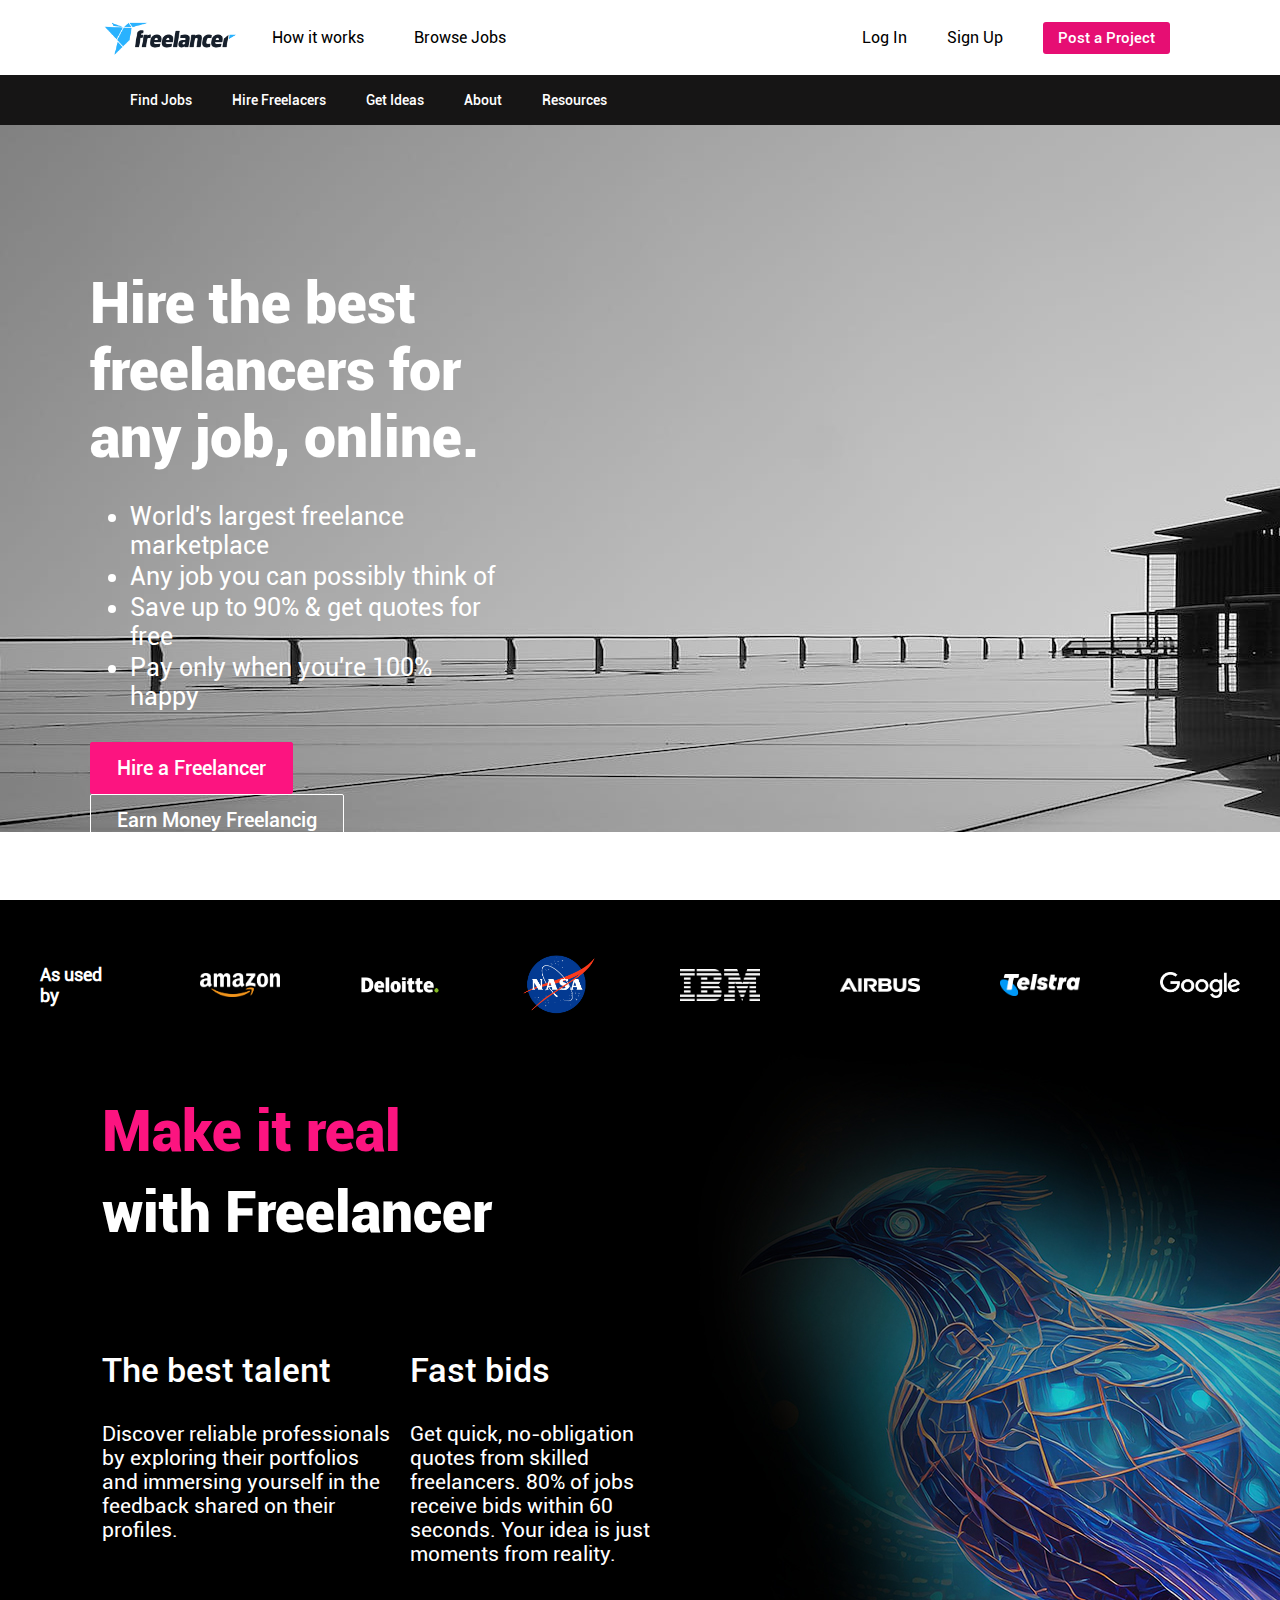
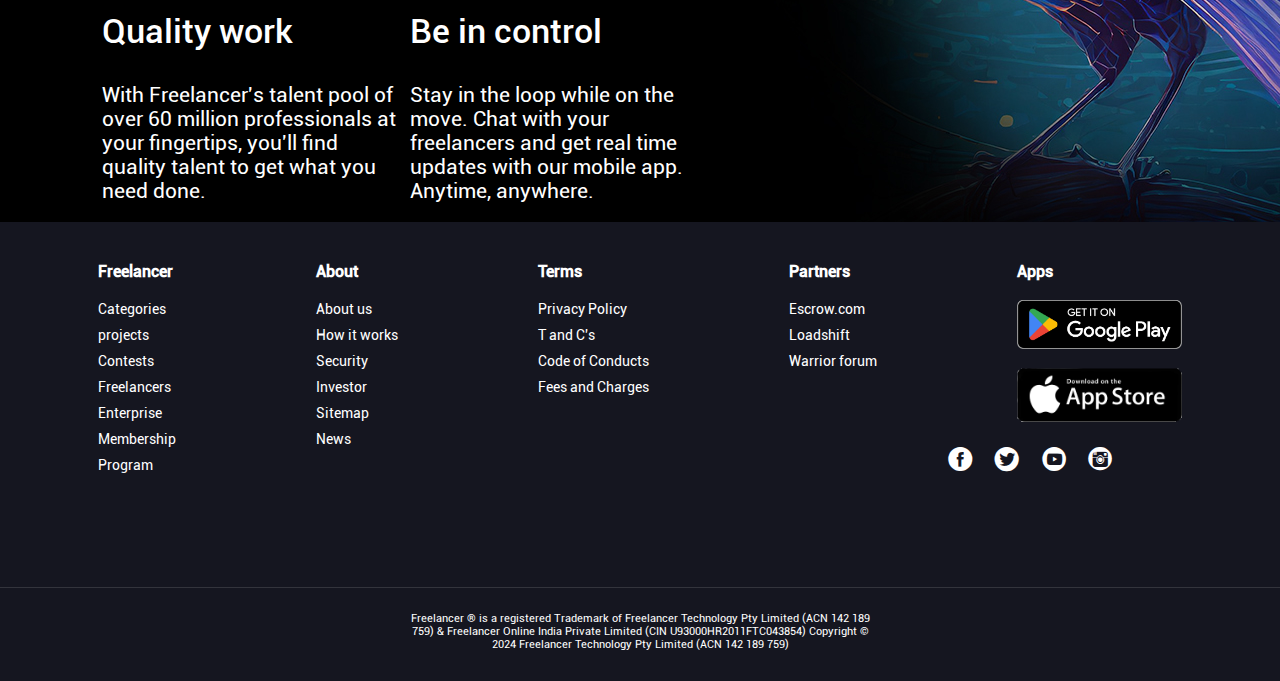
<file: webbyripan/html/index.html>
<!DOCTYPE html>
<html lang="en">
<head>
    <meta charset="UTF-8">
    <meta name="viewport" content="width=device-width, initial-scale=1.0">
    <link rel="shortcut icon" href="../img/icon.png" type="image/x-icon">
    <link rel="stylesheet" href="../css/style.css">
    <title>Hire freelancers & Find Freelance Jobs Online | Freelancer</title>
</head>
<body>
    <header>
        <nav class="navbar1">
            <ul class="nav-list">
                <div class="logo"><img src="../img/logo.png" alt="Logo"></div>
                <li><a href="#HIW">How it works</a></li>
                <li><a href="#BJ">Browse Jobs</a></li>
            </ul>
            <ul class="rightnav">
                <li><a href="login.html">Log In</a></li>
                <li><a href="signup.html">Sign Up</a></li>
                <li><button class="PP">Post a Project</button></li>
            </ul>
        </nav>
        <nav class="navbar2">
            <ul class="navbottom">
                <li><a href="#FJ">Find Jobs</a></li>
                <li><a href="#HF">Hire Freelacers</a></li>
                <li><a href="GI">Get Ideas</a></li>
                <li><a href="A">About</a></li>
                <li><a href="R">Resources</a></li>
            </ul>
        </nav>
    </header>
    <main>
        <div class="bg-main">
            <img src="../img/bg.jpg" alt="background">
        </div>
        <section class="bg-first-section">
            <div class="text">
                <p class="text-big">Hire the best freelancers for any job, online.</p>
                <ul class="text-small">
                    <li>World's largest freelance marketplace</li>
                    <li>Any job you can possibly think of</li>
                    <li>Save up to 90% & get quotes for free</li>
                    <li>Pay only when you're 100% happy</li>
                </ul>
            </div>
            <div class="buttons">
                <button class="HF">Hire a Freelancer</button>
                <button class="EMF">Earn Money Freelancig</button>
            </div>
        </section>
        <section class="bg-seceond-section">
            <div class="bg1">
                <img src="../img/bg1.jpg" alt="">
            </div>
            <ul class="logos">
                <li><h1>As used by</h1></li>
                <li><img src="../img/Amazon.png" alt=""></li>
                <li><img src="../img/Deloitte.png" alt=""></li>
                <li><img src="../img/NASA.png" alt=""></li>
                <li><img src="../img/IBM.png" alt=""></li>
                <li><img src="../img/AIR.png" alt=""></li>
                <li><img src="../img/TLS.png" alt=""></li>
                <li><img src="../img/google.png" alt=""></li>
            </ul>
            <div class="mid-text">
                <p class="big-text1">Make it real</p>
                <p class="big-text2">with Freelancer</p>
                <div class="texts">
                    <div class="text1">
                        <p class="b-text1">The best talent</p>
                        <p class="s-text1">Discover reliable professionals by exploring their portfolios and immersing yourself in the feedback shared on their profiles.</p>
                    </div>
                    <div class="text2">
                        <p class="b-text2">Quality work</p>
                        <p class="s-text2">With Freelancer's talent pool of over 60 million professionals at your fingertips, you'll find quality talent to get what you need done.</p>
                    </div>
                    <div class="text3">
                        <p class="b-text3">Fast bids</p>
                        <p class="s-text3">Get quick, no-obligation quotes from skilled freelancers. 80% of jobs receive bids within 60 seconds. Your idea is just moments from reality.</p>
                    </div>
                    <div class="text4">
                        <p class="b-text4">Be in control</p>
                        <p class="s-text4">Stay in the loop while on the move. Chat with your freelancers and get real time updates with our mobile app. Anytime, anywhere.</p>
                    </div>
                </div>
                <p class="big-text3">Make your dreams a reality.</p>
                <p class="gsn"><a href="#">Get started now →</a></p>
            </div>
        </section>
    </main>
    <footer>
        <footer class="footer">
            <div class="footer-col">
                <h4>Freelancer</h4>
                <ul>
                    <li><a href="#">Categories</a></li>
                    <li><a href="#">projects</a></li>
                    <li><a href="#">Contests</a></li>
                    <li><a href="#">Freelancers</a></li>
                    <li><a href="">Enterprise</a></li>
                    <li><a href="#">Membership</a></li>
                    <li><a href="#">Program</a></li>
                </ul>
            </div>
            <div class="footer-col">
                <h4>About</h4>
                    <ul>
                        <li><a href="#">About us</a></li>
                        <li><a href="#">How it works</a></li>
                        <li><a href="#">Security</a></li>
                        <li><a href="#">Investor</a></li>
                        <li><a href="#">Sitemap</a></li>
                     <li><a href="#">News</a></li>
                    </ul>
            </div>
            <div class="footer-col">
                    <h4>Terms</h4>
                    <ul>
                        <li><a href="#">Privacy Policy</a></li>
                        <li><a href="#">T and C's</a></li>
                        <li><a href="#">Code of Conducts</a></li>
                        <li><a href="#">Fees and Charges</a></li>
                    </ul>
            </div>
            <div class="footer-col">
                    <h4>Partners</h4>
                    <ul>
                     <li><a href="#">Escrow.com</a></li>
                     <li><a href="#">Loadshift</a></li>
                     <li><a href="#">Warrior forum</a></li>
                    </ul>
            </div>
            <div class="footer-col">
                    <h4>Apps</h4>
                    <ul class="apps">
                        <li><a href="#play-store"><img src="..//img/gp.png" alt=""></a></li>
                        <li><a href="#app-store"><img src="..//img/as.png" alt=""></a></li> 
                    </ul>              
            </div>
            <ul class="social-links">
                <li><a href="facebook.com">f</a></li>
                <li><a href="x.com">t</a></li>
                <li><a href="youtube.com">y</a></li>
                <li><a href="instagram.com">i</a></li>
            </ul>
        </footer>
        <footer class="license">
                    <ul class="ownership">
                        <p>Freelancer ® is a registered Trademark of Freelancer Technology Pty Limited (ACN 142 189 759) & Freelancer Online India Private Limited (CIN U93000HR2011FTC043854)
                Copyright © 2024 Freelancer Technology Pty Limited (ACN 142 189 759)</p>
                    </ul>
        </footer>
    </footer>
</body>
</html>
</file>
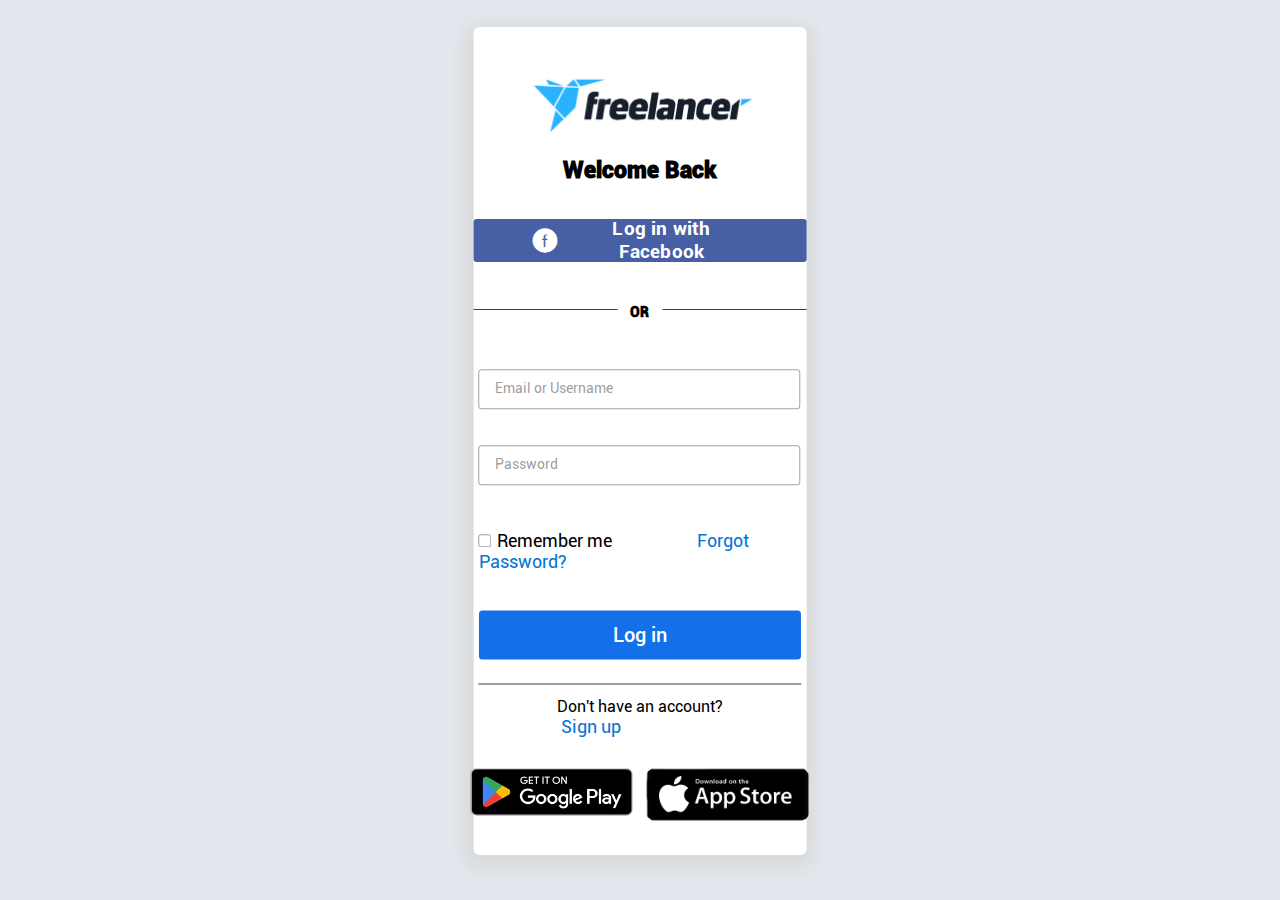
<file: webbyripan/html/login.html>
<!DOCTYPE html>
<html lang="en">
<head>
    <meta charset="UTF-8">
    <meta name="viewport" content="width=device-width, initial-scale=1.0">
    <link rel="shortcut icon" href="../img/icon.png" type="image/x-icon">
    <link rel="stylesheet" href="../css/style.css">
    <title>Login to Hire Freelacers & Find Work | Freelancer</title>
</head>
<body>
    <main>
        <div class="login">
            <div class="contents">
                <div class="main-page">
                    <div class="contents-top">
                        <img src="../img/logo.png" alt="logo" class="logo-top">
                        <h1>Welcome Back</h1>
                        <button class="with-fb">
                            <h3>f</h3>
                            <p>Log in with Facebook</p>
                        </button>
                        <h4>OR</h4>
                        <div></div>
                    </div>
                        <form action="#" class="in-details">
                            <div class="input-section">
                            <input type="email" placeholder="Email or Username" class="input" required>  
                            </div>
                            <div class="input-section">
                                <input type="password" placeholder="Password" class="input" required>
                            </div>
                            <div class="input-next">
                                <label><input type="checkbox">Remember me</label>
                                <a href="#">Forgot Password?</a>
                            </div>
                            <div class="input-button">
                                <button class="input">Log in</button>
                            </div>
                        </form> 
                    <div class="signup-link">
                        <div></div>
                        <span>Don't have an account?<a href="signup.html">Sign up</a></span>
                    </div>
                    <section class="app">
                        <a href="#play-store"><img src="..//img/gp.png" alt=""></a>
                        <a href="#app-store"><img src="..//img/as.png" alt=""></a>
                    </section>
                </div>
            </div>
        </div>
    </main>
</body>
</html>
</file>
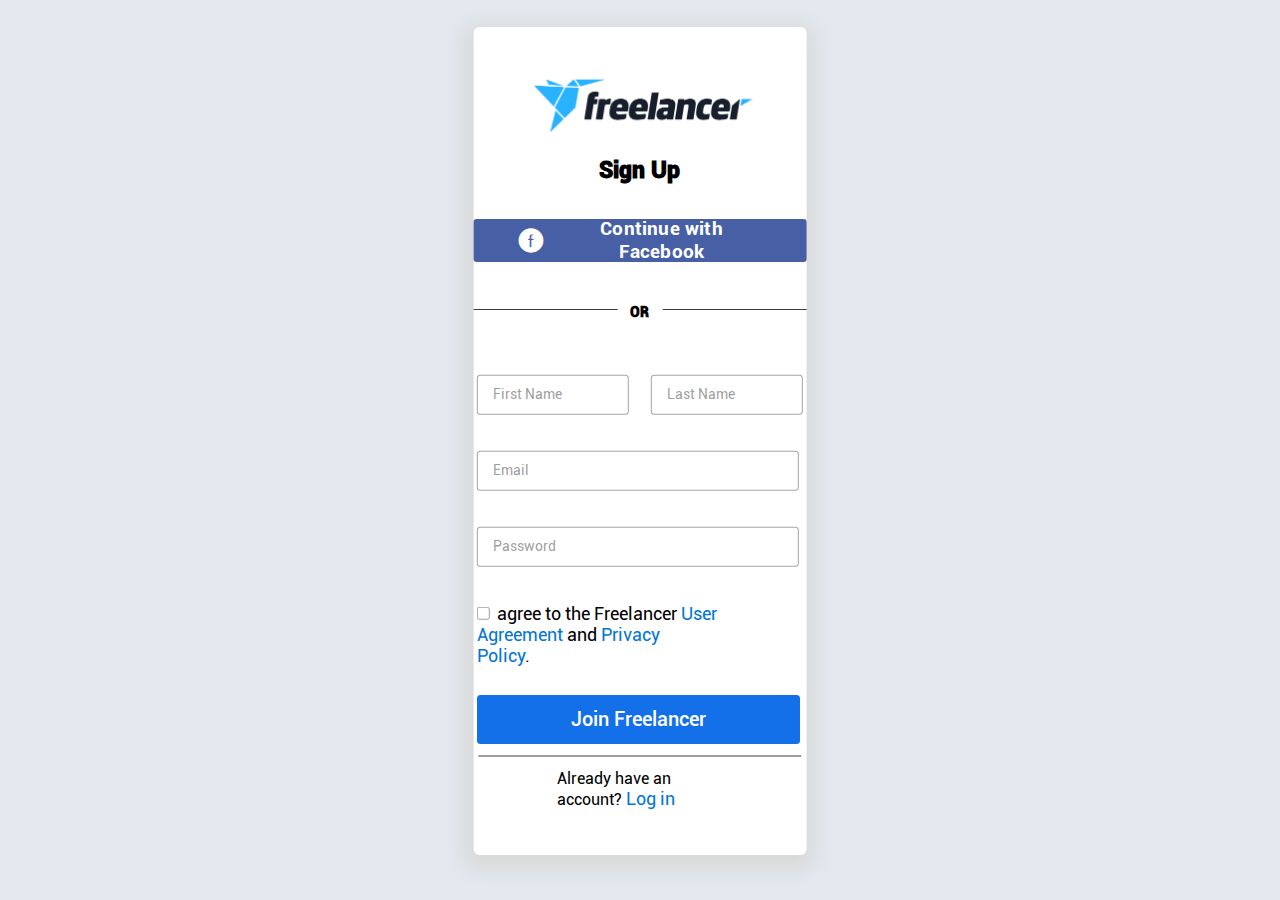
<file: webbyripan/html/signup.html>
<!DOCTYPE html>
<html lang="en">
<head>
    <meta charset="UTF-8">
    <meta name="viewport" content="width=device-width, initial-scale=1.0">
    <link rel="shortcut icon" href="../img/icon.png" type="image/x-icon">
    <link rel="stylesheet" href="../css/style.css">
    <title>User Signup | Freelancer</title>
</head>
<body>
    <main>
        <div class="login">
            <div class="contents">
                <div class="main-page">
                    <div class="contents-top">
                        <img src="../img/logo.png" alt="logo" class="logo-top">
                        <h1>Sign Up</h1>
                        <button class="with-fb-signup">
                            <h3>f</h3>
                            <p>Continue with Facebook</p>
                        </button>
                        <h4>OR</h4>
                        <div></div>
                    </div>
                    <form action="#">
                        <div class="name-enter">
                            <div class="first-name">
                                <input type="text" placeholder="First Name" class="input" required>
                            </div>
                            <div class="last-name">
                                <input type="text" placeholder="Last Name" class="input" required>
                            </div>
                        </div>
                        <div class="input-section-signup">
                            <input type="email" placeholder="Email" class="input" required>  
                        </div>
                        <div class="input-section-signup">
                            <input type="password" placeholder="Password" class="input" required>
                        </div>
                        <div class="input-next-signup">
                            <label><input type="checkbox"> agree to the Freelancer <a href="#">User Agreement</a> and <a href="#">Privacy Policy</a>.</label>
                        </div>
                        <div class="input-button-join">
                            <button class="input">Join Freelancer</button>
                        </div>
                    </form>  
                    <div class="login-link">
                        <div></div>
                        <span>Already have an account?<a href="login.html">Log in</a></span>
                    </div>
                </div>
            </div>
        </div>
    </main>
</body>
</html>
</file>
<file: webbyripan/css/style.css>
*{
    margin: 0;
    padding: 0;
}
body{
    width: 100%;
    height: 100%;
    margin: 0px;
    padding: 0px;
    overflow-x: hidden;
}
@font-face{
    font-family: reg;
    src: url(../font/Roboto-Regular.ttf);
}
@font-face{
    font-family: med;
    src: url(../font/Roboto-Medium.ttf);
}
@font-face{
    font-family: b;
    src: url(../font/Roboto-Bold.ttf);
}
@font-face{
    font-family: bl;
    src: url(../font/Roboto-Black.ttf);
}
@font-face{
    font-family: sm;
    src: url(../font/Social\ Circles.otf);
}



                                                                    /*HOME PAGE*/




.logo{
    display: flex;
    align-items: center;
}
.logo img{
    width: 157.2px;
    height: 42.9px
}
.navbar1{
    display: flex;
    height: 75px;
}
.nav-list{
    width: 50%;
    background-color: rgb(255, 255, 255);
    display: flex;
    align-items: center;
    padding-left: 90px;
}
.nav-list li{
    list-style: none;
    padding: 10px 25px;
}
.nav-list li a{
    font-family: reg;
    text-decoration: none;
    color: black;
}
.nav-list li a:hover{
    color: rgb(0, 153, 255);
}
.rightnav{
    width: 50%;
    background-color: rgb(255, 255, 255);
    text-align: right;
    display: flex;
    justify-content: right;
    align-items: center;
    padding-right: 90px;
}
.rightnav li{
    list-style: none;
    padding: 25px 20px;
    text-align: right;
}
.rightnav li a{
    font-family: reg;
    text-decoration: none;
    color: black;
    text-align: right;
}
.rightnav li a:hover{
    color: rgb(0, 153, 255);
}
.PP{
    padding: 7px 15px;
    font-family: 'med';
    font-size: 15px;
    background-color: rgb(230, 14, 115);
    border: 0;
    color: white;
    cursor: pointer;
    border-radius: 3px;
    transition: all .2s ease;
}
.PP:hover{
    background: rgb(119, 17, 64) ;
}
.PP:active{
    background: rgb(105, 7, 53) ;
    transform: scale(.96);
}
.navbar2{
    
}
.navbottom{
    background-color: rgb(22, 21, 21);
    display: flex;
    height: 50px;
    padding: 0 110px;
    align-items: center;
}
.navbottom li{
    list-style: none;
}
.navbottom li a{
    font-size: 14px;
    font-family: med;
    text-decoration: none;
    padding: 15px 20px;;
    color: white;
}
.navbottom li a:hover{
    background: rgb(39, 39, 39);
}
.bg-main{
    width: 100vh;
    background-size: cover;
}
.bg-first-section{
    position: absolute;
    top: 30%;
    left: 7%;
    max-width: 35%;
}
.text{
    
}
.text-big{
    font-family: bl;
    font-size: 57px;
    color: white;
}
.text-small{
    padding: 30px 40px;
}
.text-small li{
    font-size: 25px;
    font-family: 'reg';
    color: white;
    padding: 1px 0px;
}
.buttons{
   
}
.HF{
    padding: 13px 26px;
    font-family: 'med';
    font-size: 20px;
    color: white;
    border: 1px solid rgb(252, 20, 128);
    border-radius: 2px;
    margin-right: 10px;
    background-color: rgb(252, 20, 128);
    cursor: pointer;
    transition: all 0.2s ease;
}
.HF:hover{
    background: rgb(119, 17, 64);
}
.HF:active{
    background: rgb(105, 7, 53);
    transform: scale(0.96);
}
.EMF{
    padding: 13px 26px;
    font-family: 'med';
    font-size: 20px;
    color: white;
    border: 1px solid white;
    border-radius: 2px;
    background: none;
    cursor: pointer;
    transition: all 0.2s ease;
}
.EMF:hover{
    background: rgba(255, 253, 253, 0.11);
}
.EMF:active{
    background: rgba(255, 253, 253, 0.205);
    transform: scale(0.96);
}
.bg1{
    width: 100vh;
    background-size: cover;
    object-fit: cover;
    position: absolute;
    top: 100%;
}
.logos{
    width: 100%;
    height: 80px;
    background:none;
    display: flex;
    align-items: center;
    justify-content: center;
    position: absolute;
    top: 105%;
}
.logos li{
    display: flex;
    padding: 0 40px;
}
.logos li h1{
    color: white;
    font-size: 18px;
    font-family: reg;
}
.logos li img{
    object-fit: cover;
    width: 80px;
}
.big-text1{
    font-size: 57px;
    position: absolute;
    top: 122%;
    left: 8%;
    color: rgb(252, 20, 128);
    font-family: 'bl';
}
.big-text2{
    font-size: 57px;
    position: absolute;
    top: 131%;
    left: 8%;
    color: rgb(255, 255, 255);
    font-family: 'bl';
}
.b-text1{
    font-size: 34px;
    position: absolute;
    top: 150%;
    left: 8%;
    color: rgb(255, 255, 255);
    font-family: 'med';
}
.s-text1{
    font-size: 21px;
    position: absolute;
    top: 158%;
    left: 8%;
    color: rgb(255, 255, 255);
    font-family: 'reg';
    max-width: 23%;
}
.b-text2{
    font-size: 34px;
    position: absolute;
    top: 179%;
    left: 8%;
    color: rgb(255, 255, 255);
    font-family: 'med';
}
.s-text2{
    font-size: 21px;
    position: absolute;
    top: 187%;
    left: 8%;
    color: rgb(255, 255, 255);
    font-family: 'reg';
    max-width: 23%;
}
.b-text3{
    font-size: 34px;
    position: absolute;
    top: 150%;
    left: 32%;
    color: rgb(255, 255, 255);
    font-family: 'med';
}
.s-text3{
    font-size: 21px;
    position: absolute;
    top: 158%;
    left: 32%;
    color: rgb(255, 255, 255);
    font-family: 'reg';
    max-width: 22%;
}
.b-text4{
    font-size: 34px;
    position: absolute;
    top: 179%;
    left: 32%;
    color: rgb(255, 255, 255);
    font-family: 'med';
}
.s-text4{
    font-size: 21px;
    position: absolute;
    top: 187%;
    left: 32%;
    color: rgb(255, 255, 255);
    font-family: 'reg';
    max-width: 22%;
}
.big-text3{
    font-size: 38px;
    position: absolute;
    top: 214%;
    left: 8%;
    color: rgb(255, 255, 255);
    font-family: 'b';
}
.gsn{
    font-size: 21px;
    position: absolute;
    top: 221%;
    left: 8%;
    color: rgb(252, 20, 128);
    font-family: 'med';
}
.gsn a{
    text-decoration: none;
    color: rgb(252, 20, 128);
}
footer{
    position: relative;
    bottom: 4vh;
}
.footer{
    position: relative;
    top: 1022px;
    background-color: rgb(21 22 32);
    display: flex;
    padding: 150px 0;
    justify-content: center;
    padding-top: 40px;
    padding-bottom: 200px;
}
.footer-col{
    padding: 0 70px;
}
.footer-col h4{
    font-family: 'med';
    font-size: 16px;
    color: white;
    margin-bottom: 15px;
}
.footer-col li a{
    list-style: none;
    text-decoration: none;
    font-family: 'reg';
    font-size: 14px;
    color: white;
}
.footer-col li{
    list-style: none;
    text-decoration: none;
    padding: 4px 0;
}
.apps{

}
.apps li{
    margin: 7px 0;
}
.apps li img{
    object-fit: cover;
    width: 165px;
}
.social-links{
    display: flex;
    position: absolute;
    left: 73.2%;
    bottom: 42%;
}
.social-links li{
    list-style: none;
}
.social-links li a{
    text-decoration: none;
    font-family: sm;
    font-size: 43px;
    color: white;
    margin: 0px 8px;
    transition: all 0.2s ease;
}
.social-links li a:hover{
    color:  rgb(252, 20, 128);
}
.license{
    height: 127px;
    position: relative;
    top: 898px;
    background-color: rgb(21 22 32);
}
.ownership{
    height: 1px;
    position: relative;
    top: 33px;
    background-color: rgb(255 255 255 / 13%);
}
.ownership p{
    max-width: 900px;
    text-align: center;
    font-size: 11px;
    font-family: 'reg';
    display: flex;
    padding: 25px 400px;
    color: white;
}



                                                                       /*LOGIN PAGE*/



.login{
    width: 100%;
    height: 100vh;
    position: relative;
    background-color: rgb(226, 232, 238);
}
.main-page{
    position: relative;
    bottom: 2.5vh;
}
.contents{
    position: relative;
    transform: translate(-50%, -50%);
    left: 50%;
    top: 49%;
    height: 92vh;
    width: 26%;
    border-radius: 6px;
    background-color: #fff;
    box-shadow: -1px 6px 18px 8px #d9d9d9;
}
.contents-top{
    justify-content: center;
    position: relative;
    top: 7vh;
    display: grid;
}
.contents-top img{
    width: 29vh;
    justify-self: center;
}
.contents-top h1{
    font-size: 2.5vh;
    font-family: 'bl';
    justify-self: center;
    padding: 2vh;
}
.with-fb{
    position: relative;
    display: flex;
    align-items: center;
    justify-content: center;
    height: 43px;
    padding: 0px 6.3vh;
    border-radius: 3px;
    border: none;
    background-color:#465fa5;
    margin: 2vh 0;
    cursor: pointer;
    transition: all 0.2s ease;
}
.with-fb:active{
    transform: scale(0.96);
}
.with-fb h3{
    font-size: 42px;
    font-family: sm;
    color: #fff;
    padding-right: 13px;
    padding-top: 4px;
}
.with-fb p{
    font-size: 19px;
    font-family: 'b';
    letter-spacing: 0.2px;
    color: #fff;
}
.contents-top h4{
    position: relative;
    top: 2.7vh;
    font-size: 14px;
    justify-self: center;
    font-family: 'bl';
    padding: 0 13px;
    background-color: #fff;
    z-index: 100;
}
.contents-top div{
    position: relative;
    top: 1.5vh;
    height: 1px;
    background: rgba(0, 0, 0, 0.767);
}
.in-details{
    position: absolute;
    top: 54vh;
    left: 50%;
    transform: translate(-50%, -50%);
}
.input-section{
    padding-bottom: 4vh;
}
.input{
    height: 38px;
    width: 320px;
    border-radius: 3.5px;
    border: 1px solid rgba(0, 1, 2, 0.356);
    outline: none;
}
.input-section input::placeholder{
    color: rgba(75, 75, 75, 0.548);
    font-family: reg;
    font-size: 13.5px;
    padding-left: 15px;
}
.input-button{
    position: relative;
    top: 8vh;
    transform: translate(-50%, -50%);
    left: 50%;
}
.input-button button{
    width: 322.66px;
    height: 5.5vh;
    border: none;
    font-family: 'med';
    font-size: 20px;
    color: white;
    background-color:#1470e9;
    cursor: pointer;
    transition: all 0.2s ease;
}
.input-button button:hover{
    background: rgb(0, 90, 226);
}
.input-button button:active{
    background: rgb(0, 64, 202);
    transform: scale(0.96);
}
.input-next{
    position: relative;
    top: 1vh;
}
.input-next label{
    padding-right: 9vh;
    font-size: 2vh;
    font-family: 'reg';
}
.input-next label input{
    margin-right: 5px;
    opacity: 70%;
}
.input-next a{
    font-size: 2vh;
    text-decoration: none;
    color: rgb(1, 118, 214);
    font-family: reg;
}
.signup-link{
    position: relative;
}
.signup-link div{
    position: absolute;
    top: 50vh;
    height: 1px;
    width: 322.66px;
    transform: translate(-50%, -50%);
    left: 50%;
    background: rgba(0, 0, 0, 0.767);
}
.signup-link span{
    position: absolute;
    top: 53.7vh;
    transform: translate(-50%, -50%);
    left: 50%;
    font-family: reg;
    font-size: 1.8vh;
}
.signup-link span a{
    font-size: 2vh;
    text-decoration: none;
    color: rgb(1, 118, 214);
    font-family: reg;
    padding-left: 4px;
}
.app{
    position: absolute;
    display: flex;
    transform: translate(-50%, -50%);
    left: 50%;
    top: 88vh;
}
.app img{
    width: 18vh;
    padding: 0 7px;
}


                                                                            /*SIGNUP PAGE*/


.with-fb-signup{
    position: relative;
    display: flex;
    align-items: center;
    justify-content: center;
    height: 43px;
    padding: 0px 4.7vh;
    border-radius: 3px;
    border: none;
    background-color:#465fa5;
    margin: 2vh 0;
    cursor: pointer;
    transition: all 0.2s ease;
}
.with-fb-signup:active{
    transform: scale(0.96);
}
.with-fb-signup h3{
    font-size: 42px;
    font-family: sm;
    color: #fff;
    padding-right: 13px;
    padding-top: 4px;
}
.with-fb-signup p{
    font-size: 19px;
    font-family: 'b';
    letter-spacing: 0.2px;
    color: #fff;
}
.contents-top h4{
    position: relative;
    top: 2.7vh;
    font-size: 14px;
    justify-self: center;
    font-family: 'bl';
    padding: 0 13px;
    background-color: #fff;
    z-index: 100;
}
.contents-top div{
    position: relative;
    top: 1.5vh;
    height: 1px;
    background: rgba(0, 0, 0, 0.767);
}
form{
    position: absolute;
    top: 60vh;
    left: 50%;
    transform: translate(-50%, -50%);
}
.name-enter{
    display: flex;
    padding-bottom: 4vh;
}
.name-enter input{
    width: 150px;
}
.name-enter .last-name{
    padding: 0 0 0 2.4vh;
}
.name-enter input::placeholder{
    padding: 0 0 0 15px;
    color: rgba(75, 75, 75, 0.548);
    font-family: reg;
    font-size: 13.5px;
}
.input-section-signup{
    padding-bottom: 4vh;
}
.input{
    height: 38px;
    width: 320px;
    border-radius: 3.5px;
    border: 1px solid rgba(0, 1, 2, 0.356);
    outline: none;
}
.input-section-signup input::placeholder{
    color: rgba(75, 75, 75, 0.548);
    font-family: reg;
    font-size: 13.5px;
    padding-left: 15px;
}
.input-button-join{
    position: relative;
    top: 6vh;
    transform: translate(-50%, -50%);
    left: 50%;
}
.input-button-join button{
    width: 322.66px;
    height: 5.5vh;
    border: none;
    font-family: 'med';
    font-size: 20px;
    color: white;
    background-color:#1470e9;
    cursor: pointer;
    transition: all 0.2s ease;
}
.input-button-join button:hover{
    background: rgb(0, 90, 226);
}
.input-button-join button:active{
    background: rgb(0, 64, 202);
    transform: scale(0.96);
}
.input-next-signup{
    position: relative;
}
.input-next-signup label{
    padding-right: 10vh;
    font-size: 2vh;
    font-family: 'reg';
}
.input-next-signup label input{
    margin-right: 3px;
    opacity: 70%;
}
.input-next-signup a{
    font-size: 2vh;
    text-decoration: none;
    color: rgb(1, 118, 214);
    font-family: reg;
}
.login-link{
    position: relative;
    top: 8vh;
}
.login-link div{
    position: absolute;
    top: 50vh;
    height: 1px;
    width: 322.66px;
    transform: translate(-50%, -50%);
    left: 50%;
    background: rgba(0, 0, 0, 0.767);
}
.login-link span{
    position: absolute;
    top: 53.7vh;
    transform: translate(-50%, -50%);
    left: 50%;
    font-family: reg;
    font-size: 1.8vh;
}
.login-link span a{
    font-size: 2vh;
    text-decoration: none;
    color: rgb(1, 118, 214);
    font-family: reg;
    padding-left: 4px;
}
</file>
